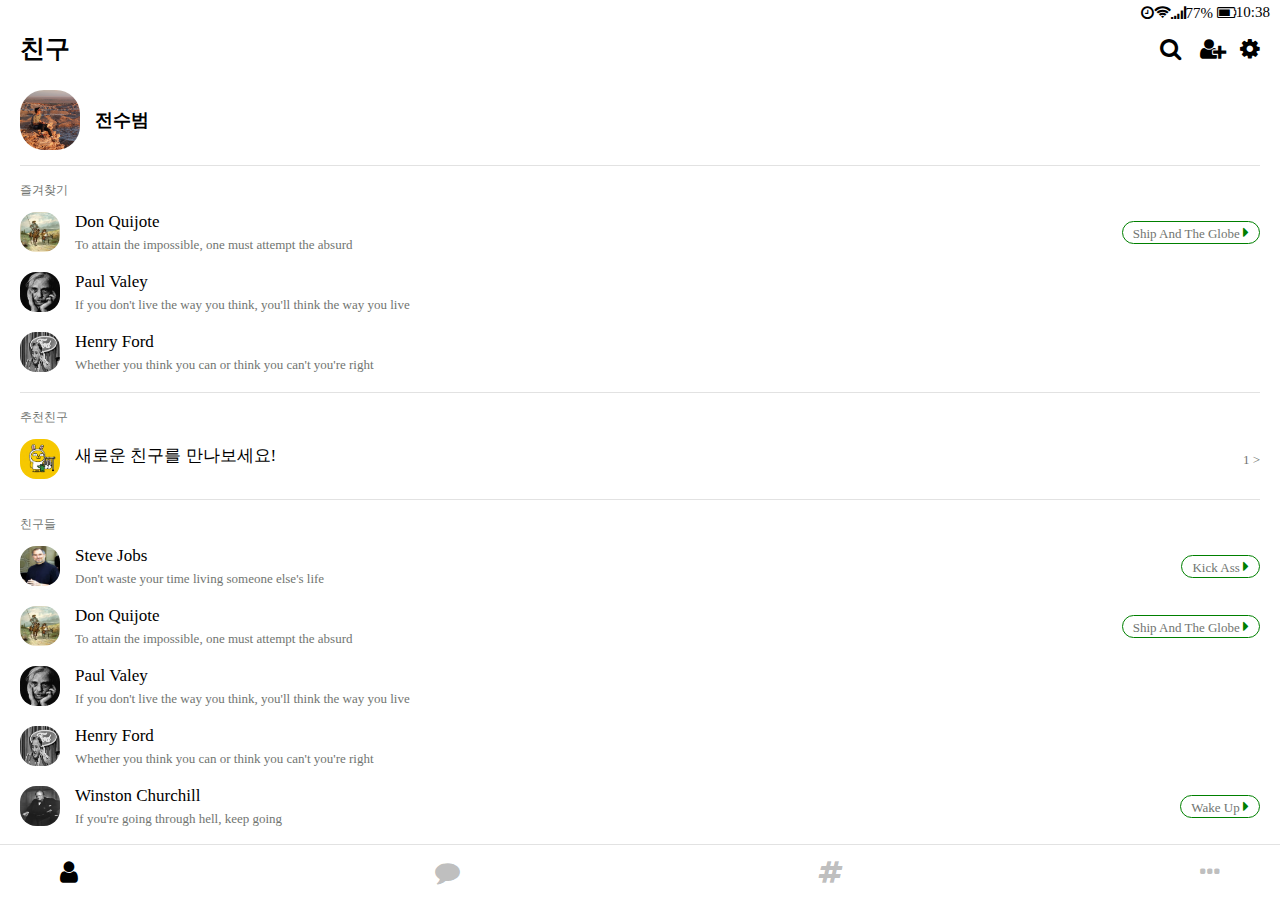
<file: index.html>
<!DOCTYPE html>
<html lang="en">
  <head>
    <meta charset="UTF-8" />
    <meta name="viewport" content="width=device-width, initial-scale=1.0" />
    <meta http-equiv="X-UA-Compatible" content="ie=edge" />
    <link rel="stylesheet" href="css\style.css" />
    <link
      rel="stylesheet"
      href="https://maxcdn.bootstrapcdn.com/font-awesome/4.6.3/css/font-awesome.min.css"
    />
    <link href="https://fonts.googleapis.com/css?family=Jua" rel="stylesheet" />
    <title>Friends</title>
  </head>
  <body>
    <header class="screen-header">
      <div class="header-top">
        <i class="fa fa-clock-o"></i> <i class="fa fa-wifi"></i>
        <i class="fa fa-signal"></i>
        <span> 77% <i class="fa fa-battery-three-quarters"></i> </span>
        <span>10:38</span>
      </div>
      <div class="header-bottom">
        <div class="header-column">
          <span class="header-bottom__title">친구</span>
        </div>
        <div class="header-column">
          <div class="header-column__icon"><i class="fa fa-search"> </i></div>
          <div class="header-column__icon">
            <i class="fa fa-user-plus"> </i>
          </div>
          <div class="header-column__icon"><i class="fa fa-cog"> </i></div>
        </div>
      </div>
    </header>
    <main class="friends">
      <header class="friends--by">
        <a href="profile.html">
          <img src="images\sube.JPG" />
          <span class="friends--by__title">전수범</span>
        </a>
      </header>
      <section class="friends__bookmark">
        <span class="friends-header-name">즐겨찾기</span>
        <div class="friends__rows">
          <div class="friends__row">
            <div class="friends__columns">
              <img src="images\don.jpg" alt="" />
              <div class="friends__column">
                <span class="friends__name">Don Quijote</span>
                <span class="friends__tagline"
                  >To attain the impossible, one must attempt the absurd</span
                >
              </div>
            </div>
            <div class="friends__song">
              <span class="song__name"> Ship And The Globe </span>
              <span class="song__icon">
                <i class="fa fa-caret-right"></i>
              </span>
            </div>
          </div>
          <div class="friends__row">
            <div class="friends__columns">
              <img src="images\paul.png" alt="" />
              <div class="friends__column">
                <span class="friends__name">Paul Valey</span>
                <span class="friends__tagline"
                  >If you don't live the way you think, you'll think the way you
                  live</span
                >
              </div>
            </div>
          </div>
          <div class="friends__row">
            <div class="friends__columns">
              <img src="images\henry.jpeg" alt="" />
              <div class="friends__column">
                <span class="friends__name">Henry Ford</span>
                <span class="friends__tagline"
                  >Whether you think you can or think you can't you're
                  right</span
                >
              </div>
            </div>
          </div>
        </div>
      </section>
      <section class="friends__recommended">
        <span class="friends-header-name">추천친구</span>
        <div class="friends__row">
          <div class="friends__columns">
            <img src="images\add.jpg" alt="" />
            <span class="friends__name">새로운 친구를 만나보세요!</span>
          </div>
          <span class="recommended__number">1 ></span>
        </div>
      </section>
      <section class="friends__total">
        <span class="friends-header-name">친구들</span>
        <div class="friends__rows">
          <div class="friends__row">
            <div class="friends__columns">
              <img src="images\steve.jpg" alt="" />
              <div class="friends__column">
                <span class="friends__name">Steve Jobs</span>
                <span class="friends__tagline"
                  >Don't waste your time living someone else's life</span
                >
              </div>
            </div>
            <div class="friends__song">
              <span class="song__name"> Kick Ass </span>
              <span class="song__icon"><i class="fa fa-caret-right"></i></span>
            </div>
          </div>
          <div class="friends__row">
            <div class="friends__columns">
              <img src="images\don.jpg" alt="" />
              <div class="friends__column">
                <span class="friends__name">Don Quijote</span>
                <span class="friends__tagline"
                  >To attain the impossible, one must attempt the absurd</span
                >
              </div>
            </div>
            <div class="friends__song">
              <span class="song__name"> Ship And The Globe </span>
              <span class="song__icon"><i class="fa fa-caret-right"></i></span>
            </div>
          </div>
          <div class="friends__row">
            <div class="friends__columns">
              <img src="images\paul.png" alt="" />
              <div class="friends__column">
                <span class="friends__name">Paul Valey</span>
                <span class="friends__tagline"
                  >If you don't live the way you think, you'll think the way you
                  live</span
                >
              </div>
            </div>
          </div>
          <div class="friends__row">
            <div class="friends__columns">
              <img src="images\henry.jpeg" alt="" />
              <div class="friends__column">
                <span class="friends__name">Henry Ford</span>
                <span class="friends__tagline"
                  >Whether you think you can or think you can't you're
                  right</span
                >
              </div>
            </div>
          </div>
          <div class="friends__row">
            <div class="friends__columns">
              <img src="images\win.jpg" alt="" />
              <div class="friends__column">
                <span class="friends__name">Winston Churchill</span>
                <span class="friends__tagline"
                  >If you're going through hell, keep going</span
                >
              </div>
            </div>
            <div class="friends__song">
              <span class="song__name"> Wake Up </span>
              <span class="song__icon"><i class="fa fa-caret-right"></i></span>
            </div>
          </div>
        </div>
      </section>
    </main>
    <nav class="screen-nav">
      <div class="nav__icons">
        <a href="index.html"><i class="fa fa-user nav__icons--selected"></i></a>
        <a href="chats.html"><i class="fa fa-comment"></i></a>
        <a href="feed.html"><i class="fa fa-hashtag"></i></a>
        <a href="more.html"><i class="fa fa-ellipsis-h"></i></a>
      </div>
    </nav>
  </body>
</html>
</file>
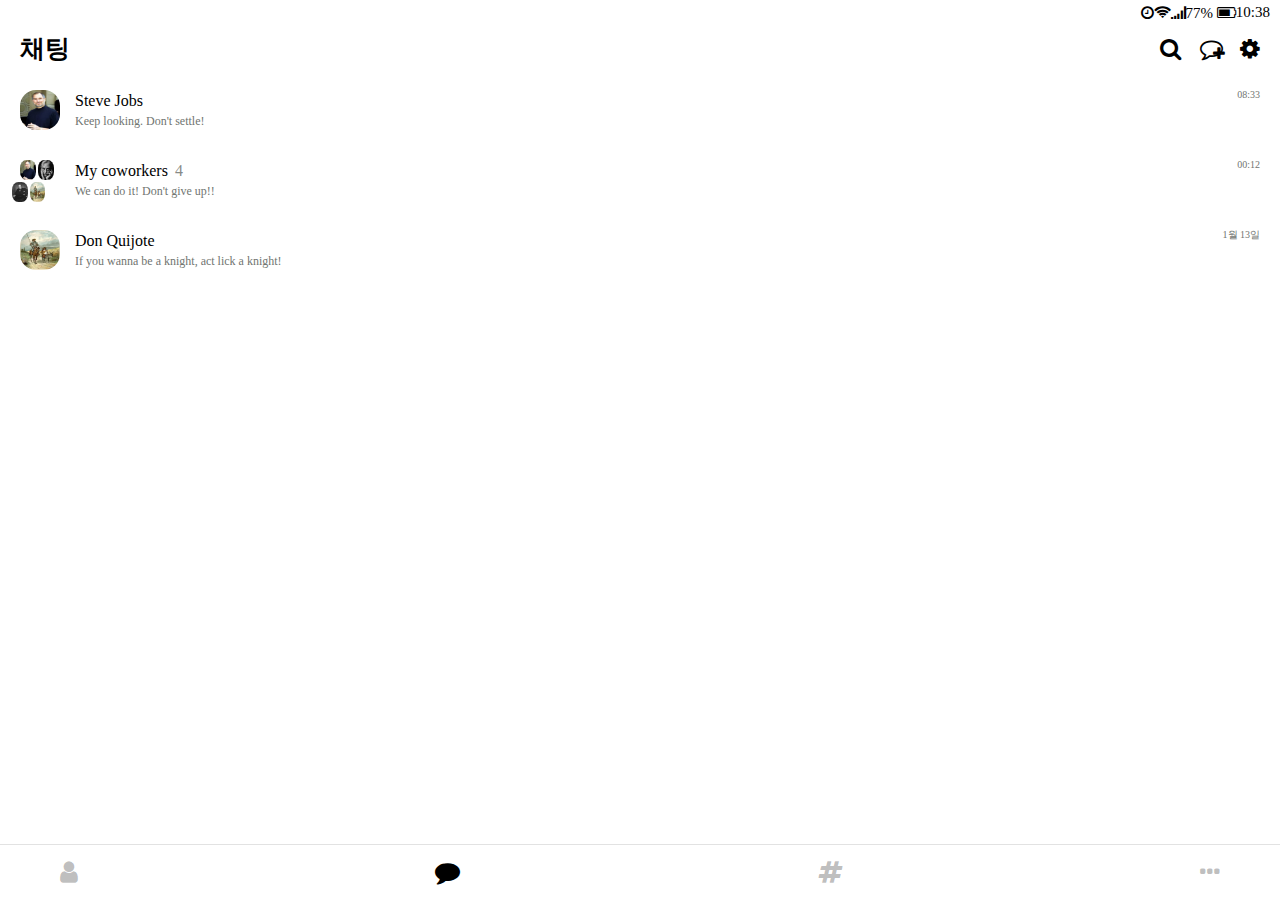
<file: chats.html>
<!DOCTYPE html>
<html lang="en">
  <head>
    <meta charset="UTF-8" />
    <meta name="viewport" content="width=device-width, initial-scale=1.0" />
    <meta http-equiv="X-UA-Compatible" content="ie=edge" />
    <link rel="stylesheet" href="css\style.css" />
    <link
      rel="stylesheet"
      href="https://maxcdn.bootstrapcdn.com/font-awesome/4.6.3/css/font-awesome.min.css"
    />
    <link href="https://fonts.googleapis.com/css?family=Jua" rel="stylesheet" />
    <title>Chats</title>
  </head>
  <body>
    <header class="screen-header">
      <div class="header-top">
        <i class="fa fa-clock-o"></i> <i class="fa fa-wifi"></i>
        <i class="fa fa-signal"></i>
        <span> 77% <i class="fa fa-battery-three-quarters"></i> </span>
        <span>10:38</span>
      </div>
      <div class="header-bottom">
        <div class="header-column">
          <span class="header-bottom__title">채팅</span>
        </div>
        <div class="header-column">
          <div class="header-column__icon"><i class="fa fa-search"></i></div>
          <div class="header-column__icon">
            <div class="comment-plus">
              <i class="fa fa-comment-o"></i> <i class="fa fa-plus"></i>
            </div>
          </div>
          <div class="header-column__icon"><i class="fa fa-cog"></i></div>
        </div>
      </div>
    </header>
    <main class="chats">
      <div class="chats__row">
        <a href="chat.html">
          <div class="chat__columns">
            <div class="chat__column">
              <img src="images\steve.jpg" alt="" />
              <div class="chat__person">
                <h3>Steve Jobs</h3>
                <span class="chat__comment">Keep looking. Don't settle!</span>
              </div>
            </div>
            <span class="chat__time">08:33</span>
          </div>
        </a>
        <a href="chat.html">
          <div class="chat__columns">
            <div class="chat__column">
              <div class="chat__imgs">
                <img src="images\steve.jpg" class="steve" />
                <img src="images\paul.png" class="paul" />
                <img src="images\win.jpg" class="win" />
                <img src="images\don.jpg" class="don" />
              </div>
              <div class="chat__person">
                <div class="person-alot">
                  <h3>My coworkers</h3>
                  <h1>4</h1>
                </div>
                <span class="chat__comment">We can do it! Don't give up!!</span>
              </div>
            </div>
            <span class="chat__time">00:12</span>
          </div>
        </a>
        <a href="chat.html">
          <div class="chat__columns">
            <div class="chat__column">
              <img src="images\don.jpg" alt="" />
              <div class="chat__person">
                <h3>Don Quijote</h3>
                <span class="chat__comment"
                  >If you wanna be a knight, act lick a knight!</span
                >
              </div>
            </div>
            <span class="chat__time">1월 13일</span>
          </div>
        </a>
      </div>
    </main>
    <nav class="screen-nav">
      <div class="nav__icons">
        <a href="index.html"><i class="fa fa-user"></i></a>
        <a href="chats.html"
          ><i class="fa fa-comment nav__icons--selected"></i
        ></a>
        <a href="feed.html"><i class="fa fa-hashtag"></i></a>
        <a href="more.html"><i class="fa fa-ellipsis-h"></i></a>
      </div>
    </nav>
  </body>
</html>
</file>
